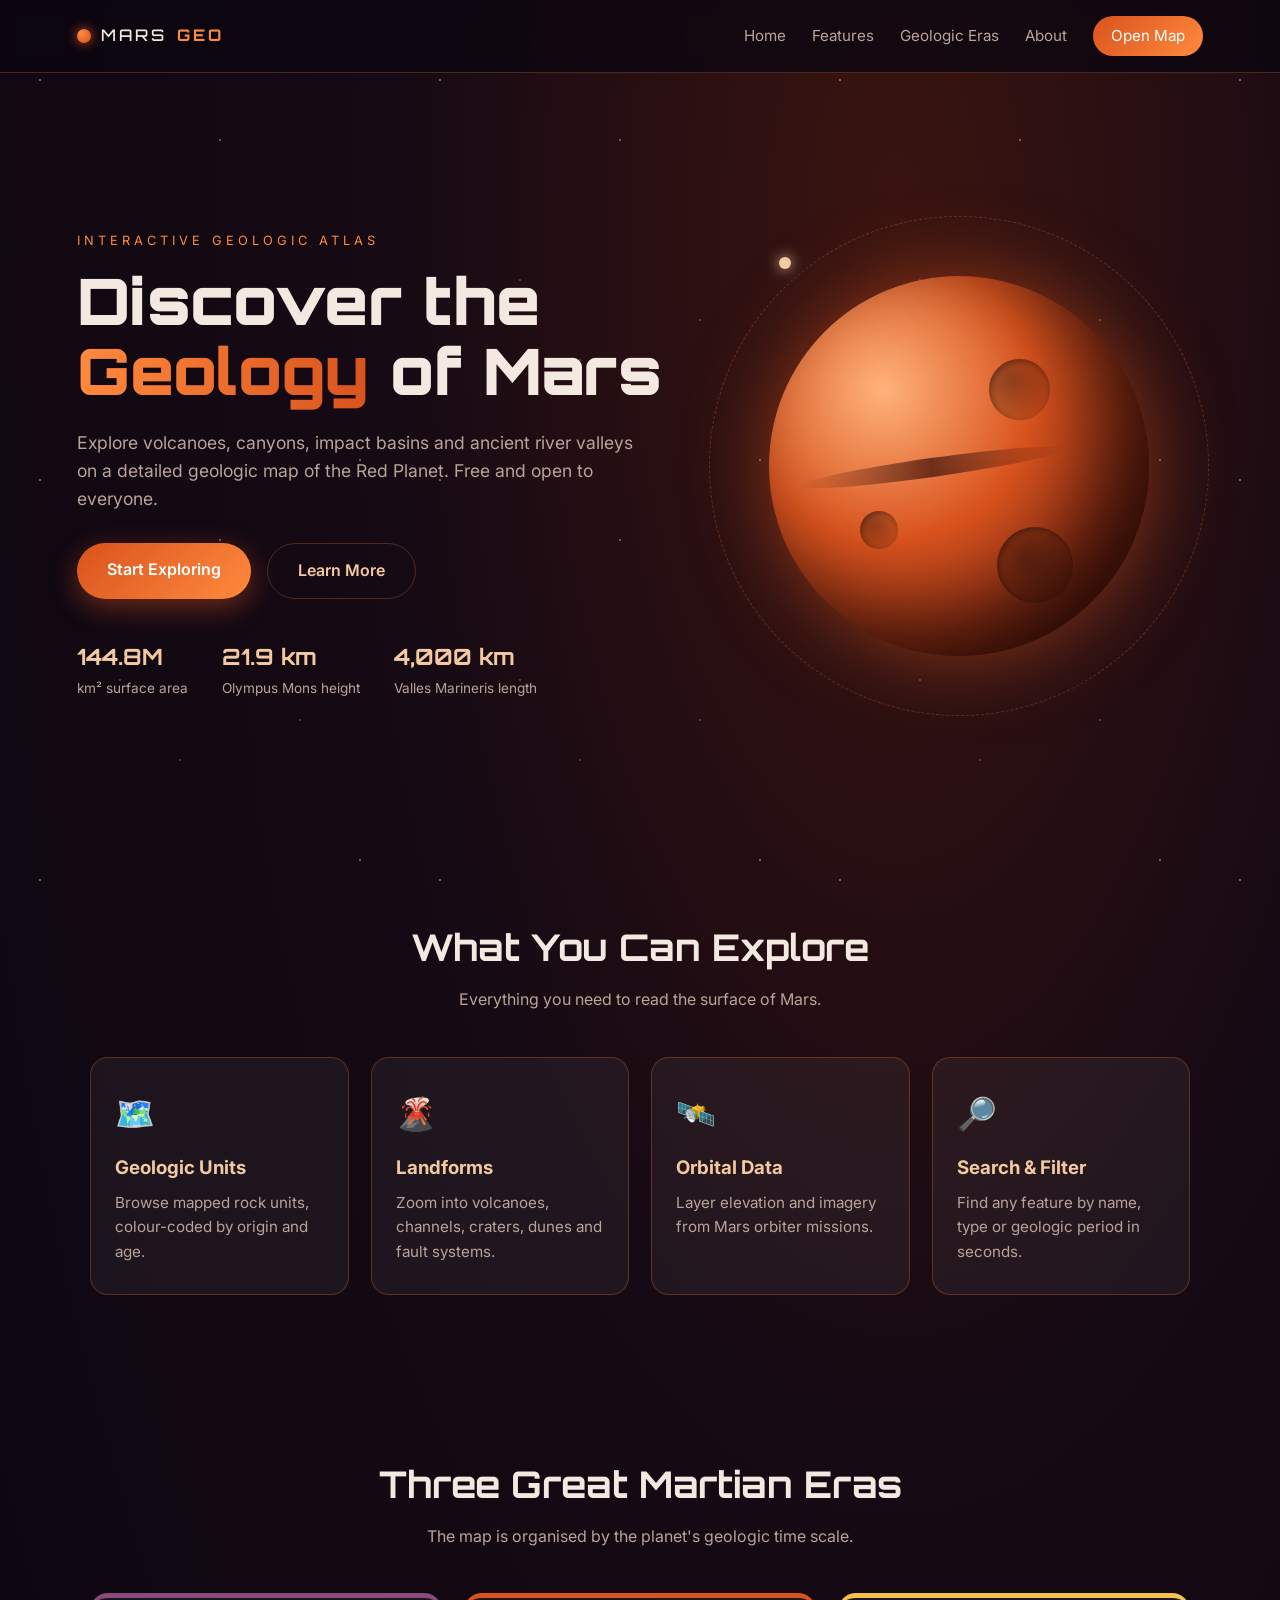
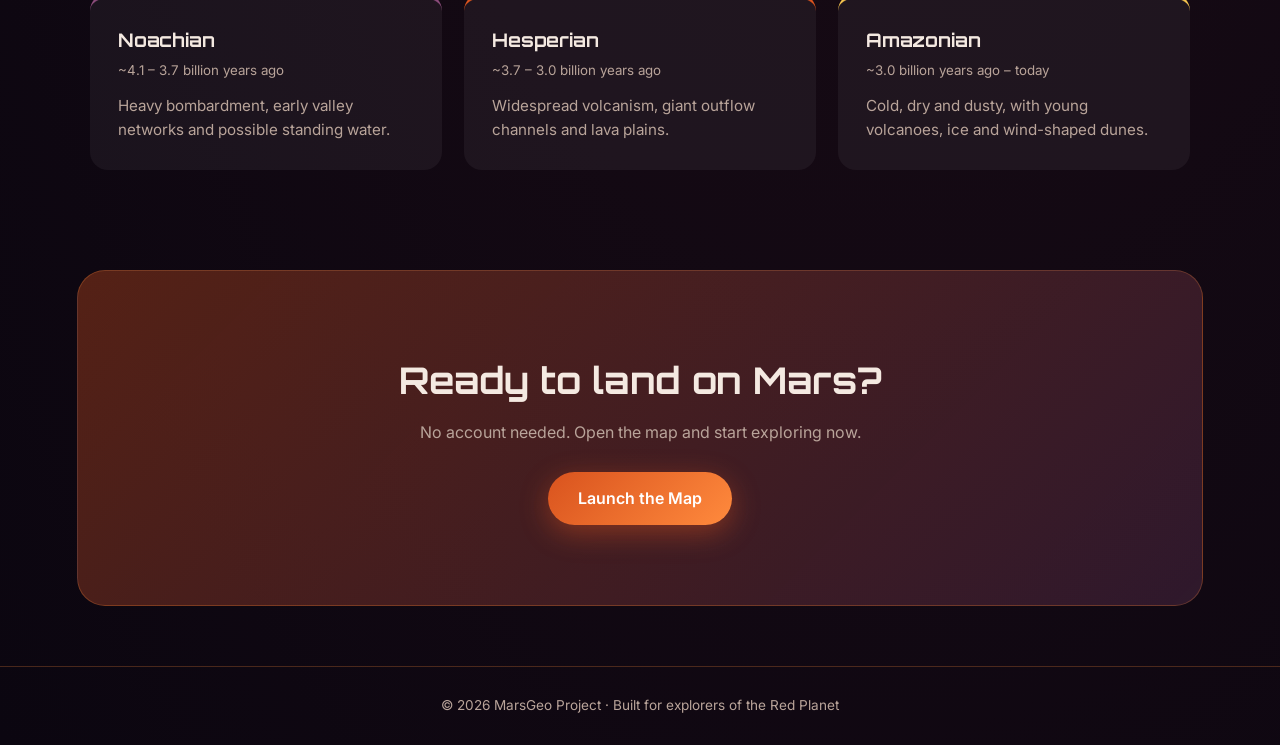
<file: index.html>
<!DOCTYPE html>
<html lang="en">
<head>
  <meta charset="UTF-8">
  <meta name="viewport" content="width=device-width, initial-scale=1">
  <title>Mars Geologic Map | Explore the Red Planet</title>
  <meta name="description" content="An interactive geologic map of Mars: explore volcanoes, canyons, craters and ancient terrains.">
  <link rel="preconnect" href="https://fonts.googleapis.com">
  <link rel="preconnect" href="https://fonts.gstatic.com" crossorigin>
  <link href="https://fonts.googleapis.com/css2?family=Orbitron:wght@500;700;900&family=Inter:wght@300;400;600&display=swap" rel="stylesheet">
  <link rel="stylesheet" href="style.css">
</head>
<body>
  <div class="stars"></div>

  <header class="navbar">
    <a href="#home" class="logo"><span class="logo-dot"></span>MARS<strong>GEO</strong></a>
    <nav>
      <a href="#home">Home</a>
      <a href="#features">Features</a>
      <a href="#eras">Geologic Eras</a>
      <a href="#about">About</a>
      <a href="map.html" class="nav-btn">Open Map</a>
    </nav>
  </header>

  <main>
    <!-- HERO -->
    <section class="hero" id="home">
      <div class="hero-text">
        <p class="eyebrow">Interactive Geologic Atlas</p>
        <h1>Discover the <span>Geology</span> of Mars</h1>
        <p class="lead">
          Explore volcanoes, canyons, impact basins and ancient river valleys
          on a detailed geologic map of the Red Planet. Free and open to everyone.
        </p>
        <div class="hero-buttons">
          <a href="map.html" class="btn btn-primary">Start Exploring</a>
          <a href="#features" class="btn btn-ghost">Learn More</a>
        </div>
        <ul class="stats">
          <li><strong>144.8M</strong><span>km² surface area</span></li>
          <li><strong>21.9 km</strong><span>Olympus Mons height</span></li>
          <li><strong>4,000 km</strong><span>Valles Marineris length</span></li>
        </ul>
      </div>

      <div class="hero-visual">
        <div class="planet">
          <span class="crater c1"></span>
          <span class="crater c2"></span>
          <span class="crater c3"></span>
          <span class="canyon"></span>
        </div>
        <div class="orbit"></div>
      </div>
    </section>

    <!-- FEATURES -->
    <section class="section" id="features">
      <h2>What You Can Explore</h2>
      <p class="section-sub">Everything you need to read the surface of Mars.</p>
      <div class="cards">
        <article class="card">
          <div class="icon">🗺️</div>
          <h3>Geologic Units</h3>
          <p>Browse mapped rock units, colour-coded by origin and age.</p>
        </article>
        <article class="card">
          <div class="icon">🌋</div>
          <h3>Landforms</h3>
          <p>Zoom into volcanoes, channels, craters, dunes and fault systems.</p>
        </article>
        <article class="card">
          <div class="icon">🛰️</div>
          <h3>Orbital Data</h3>
          <p>Layer elevation and imagery from Mars orbiter missions.</p>
        </article>
        <article class="card">
          <div class="icon">🔎</div>
          <h3>Search &amp; Filter</h3>
          <p>Find any feature by name, type or geologic period in seconds.</p>
        </article>
      </div>
    </section>

    <!-- ERAS -->
    <section class="section" id="eras">
      <h2>Three Great Martian Eras</h2>
      <p class="section-sub">The map is organised by the planet's geologic time scale.</p>
      <div class="timeline">
        <div class="era noachian">
          <h3>Noachian</h3>
          <small>~4.1 – 3.7 billion years ago</small>
          <p>Heavy bombardment, early valley networks and possible standing water.</p>
        </div>
        <div class="era hesperian">
          <h3>Hesperian</h3>
          <small>~3.7 – 3.0 billion years ago</small>
          <p>Widespread volcanism, giant outflow channels and lava plains.</p>
        </div>
        <div class="era amazonian">
          <h3>Amazonian</h3>
          <small>~3.0 billion years ago – today</small>
          <p>Cold, dry and dusty, with young volcanoes, ice and wind-shaped dunes.</p>
        </div>
      </div>
    </section>

    <!-- CTA -->
    <section class="section cta" id="about">
      <h2>Ready to land on Mars?</h2>
      <p>No account needed. Open the map and start exploring now.</p>
      <a href="map.html" class="btn btn-primary">Launch the Map</a>
    </section>
  </main>

  <footer>
    <p>© 2026 MarsGeo Project · Built for explorers of the Red Planet</p>
  </footer>
</body>
</html>
</file>
<file: style.css>
:root {
  --bg: #0b0610;
  --bg-2: #160a14;
  --rust: #d9531e;
  --orange: #ff8a3d;
  --sand: #f2c9a0;
  --text: #f4e9e1;
  --muted: #b9a49a;
  --card: rgba(255, 255, 255, 0.05);
  --border: rgba(255, 138, 61, 0.25);
}

* { box-sizing: border-box; margin: 0; padding: 0; }
html { scroll-behavior: smooth; }

body {
  font-family: "Inter", system-ui, sans-serif;
  background: radial-gradient(ellipse at 70% 10%, #3a1410 0%, var(--bg-2) 40%, var(--bg) 100%);
  color: var(--text);
  line-height: 1.6;
  min-height: 100vh;
  overflow-x: hidden;
}

/* Stars */
.stars {
  position: fixed; inset: 0; z-index: -1;
  background-image:
    radial-gradient(1.5px 1.5px at 10% 20%, #fff, transparent),
    radial-gradient(1px 1px at 30% 70%, #fff, transparent),
    radial-gradient(1.5px 1.5px at 55% 35%, #ffd9bf, transparent),
    radial-gradient(1px 1px at 75% 80%, #fff, transparent),
    radial-gradient(1.5px 1.5px at 90% 15%, #fff, transparent),
    radial-gradient(1px 1px at 45% 90%, #ffd9bf, transparent);
  background-size: 400px 400px;
  opacity: 0.7;
}

/* Navbar */
.navbar {
  position: sticky; top: 0; z-index: 10;
  display: flex; justify-content: space-between; align-items: center;
  padding: 16px 6%;
  background: rgba(11, 6, 16, 0.75);
  backdrop-filter: blur(10px);
  border-bottom: 1px solid var(--border);
}
.logo {
  font-family: "Orbitron", sans-serif;
  font-weight: 500; letter-spacing: 3px;
  color: var(--text); text-decoration: none;
  display: flex; align-items: center; gap: 10px;
}
.logo strong { color: var(--orange); }
.logo-dot {
  width: 14px; height: 14px; border-radius: 50%;
  background: radial-gradient(circle at 30% 30%, var(--orange), var(--rust));
  box-shadow: 0 0 12px var(--rust);
}
nav { display: flex; align-items: center; gap: 26px; }
nav a {
  color: var(--muted); text-decoration: none; font-size: 0.95rem;
  transition: color 0.2s;
}
nav a:hover { color: var(--orange); }
.nav-btn {
  color: #fff; padding: 8px 18px; border-radius: 999px;
  background: linear-gradient(135deg, var(--rust), var(--orange));
}
.nav-btn:hover { color: #fff; filter: brightness(1.1); }

/* Hero */
.hero {
  display: grid; grid-template-columns: 1.1fr 0.9fr; align-items: center;
  gap: 40px; padding: 90px 6% 70px; min-height: 85vh;
}
.eyebrow {
  color: var(--orange); text-transform: uppercase;
  letter-spacing: 4px; font-size: 0.8rem; margin-bottom: 14px;
}
h1 {
  font-family: "Orbitron", sans-serif; font-weight: 900;
  font-size: clamp(2.2rem, 5vw, 4rem); line-height: 1.1; margin-bottom: 22px;
}
h1 span {
  background: linear-gradient(90deg, var(--orange), var(--rust));
  -webkit-background-clip: text; background-clip: text; color: transparent;
}
.lead { color: var(--muted); font-size: 1.1rem; max-width: 560px; margin-bottom: 30px; }

.hero-buttons { display: flex; gap: 16px; flex-wrap: wrap; margin-bottom: 40px; }
.btn {
  display: inline-block; padding: 14px 30px; border-radius: 999px;
  font-weight: 600; text-decoration: none; transition: transform 0.2s, box-shadow 0.2s;
}
.btn:hover { transform: translateY(-3px); }
.btn-primary {
  color: #fff; background: linear-gradient(135deg, var(--rust), var(--orange));
  box-shadow: 0 8px 28px rgba(217, 83, 30, 0.45);
}
.btn-ghost { color: var(--sand); border: 1px solid var(--border); }
.btn-ghost:hover { background: var(--card); }

.stats { list-style: none; display: flex; gap: 34px; flex-wrap: wrap; }
.stats strong {
  display: block; font-family: "Orbitron", sans-serif;
  font-size: 1.4rem; color: var(--sand);
}
.stats span { color: var(--muted); font-size: 0.85rem; }

/* Planet */
.hero-visual { position: relative; display: grid; place-items: center; }
.planet {
  position: relative; width: min(380px, 75vw); aspect-ratio: 1; border-radius: 50%;
  background:
    radial-gradient(circle at 30% 30%, #ffb27a 0%, #d9531e 40%, #7a2412 75%, #3b0f0a 100%);
  box-shadow: 0 0 80px rgba(217, 83, 30, 0.55), inset -40px -30px 80px rgba(0, 0, 0, 0.6);
  animation: float 7s ease-in-out infinite;
  overflow: hidden;
}
.crater {
  position: absolute; border-radius: 50%;
  background: radial-gradient(circle at 35% 35%, rgba(0,0,0,0.35), rgba(0,0,0,0.05));
  box-shadow: inset 2px 2px 6px rgba(0, 0, 0, 0.4);
}
.c1 { width: 16%; height: 16%; top: 22%; left: 58%; }
.c2 { width: 10%; height: 10%; top: 62%; left: 24%; }
.c3 { width: 20%; height: 20%; top: 66%; left: 60%; }
.canyon {
  position: absolute; top: 48%; left: 8%; width: 70%; height: 5%;
  background: linear-gradient(90deg, transparent, rgba(60, 15, 8, 0.7), transparent);
  border-radius: 50%; transform: rotate(-8deg);
}
.orbit {
  position: absolute; width: min(500px, 95vw); aspect-ratio: 1;
  border: 1px dashed var(--border); border-radius: 50%;
  animation: spin 40s linear infinite;
}
.orbit::after {
  content: ""; position: absolute; top: 8%; left: 14%;
  width: 12px; height: 12px; border-radius: 50%;
  background: var(--sand); box-shadow: 0 0 14px var(--sand);
}
@keyframes float { 50% { transform: translateY(-16px); } }
@keyframes spin { to { transform: rotate(360deg); } }

/* Sections */
.section { padding: 80px 6%; text-align: center; }
.section h2 {
  font-family: "Orbitron", sans-serif; font-size: clamp(1.6rem, 3vw, 2.3rem);
  margin-bottom: 10px;
}
.section-sub { color: var(--muted); margin-bottom: 44px; }

.cards {
  display: grid; gap: 22px;
  grid-template-columns: repeat(auto-fit, minmax(230px, 1fr));
  max-width: 1100px; margin: 0 auto;
}
.card {
  background: var(--card); border: 1px solid var(--border);
  border-radius: 18px; padding: 30px 24px; text-align: left;
  transition: transform 0.25s, border-color 0.25s, box-shadow 0.25s;
}
.card:hover {
  transform: translateY(-8px); border-color: var(--orange);
  box-shadow: 0 14px 34px rgba(217, 83, 30, 0.25);
}
.icon { font-size: 2rem; margin-bottom: 14px; }
.card h3 { margin-bottom: 8px; color: var(--sand); }
.card p { color: var(--muted); font-size: 0.95rem; }

/* Timeline */
.timeline {
  display: grid; gap: 22px; max-width: 1100px; margin: 0 auto;
  grid-template-columns: repeat(auto-fit, minmax(260px, 1fr));
}
.era {
  text-align: left; padding: 28px; border-radius: 18px;
  background: var(--card); border-top: 5px solid;
}
.era h3 { font-family: "Orbitron", sans-serif; margin-bottom: 4px; }
.era small { display: block; color: var(--muted); margin-bottom: 12px; }
.era p { color: var(--muted); font-size: 0.95rem; }
.noachian { border-color: #8a4b7a; }
.hesperian { border-color: #d9531e; }
.amazonian { border-color: #f2c14e; }

/* CTA */
.cta {
  margin: 20px 6% 60px; border-radius: 28px;
  background: linear-gradient(135deg, rgba(217, 83, 30, 0.35), rgba(138, 75, 122, 0.25));
  border: 1px solid var(--border);
}
.cta p { color: var(--muted); margin-bottom: 26px; }

/* Footer */
footer {
  text-align: center; padding: 28px 6%;
  color: var(--muted); font-size: 0.85rem;
  border-top: 1px solid var(--border);
}

/* Responsive */
@media (max-width: 860px) {
  .hero { grid-template-columns: 1fr; text-align: center; padding-top: 50px; }
  .lead { margin-inline: auto; }
  .hero-buttons, .stats { justify-content: center; }
  nav a:not(.nav-btn) { display: none; }
}
</file>
